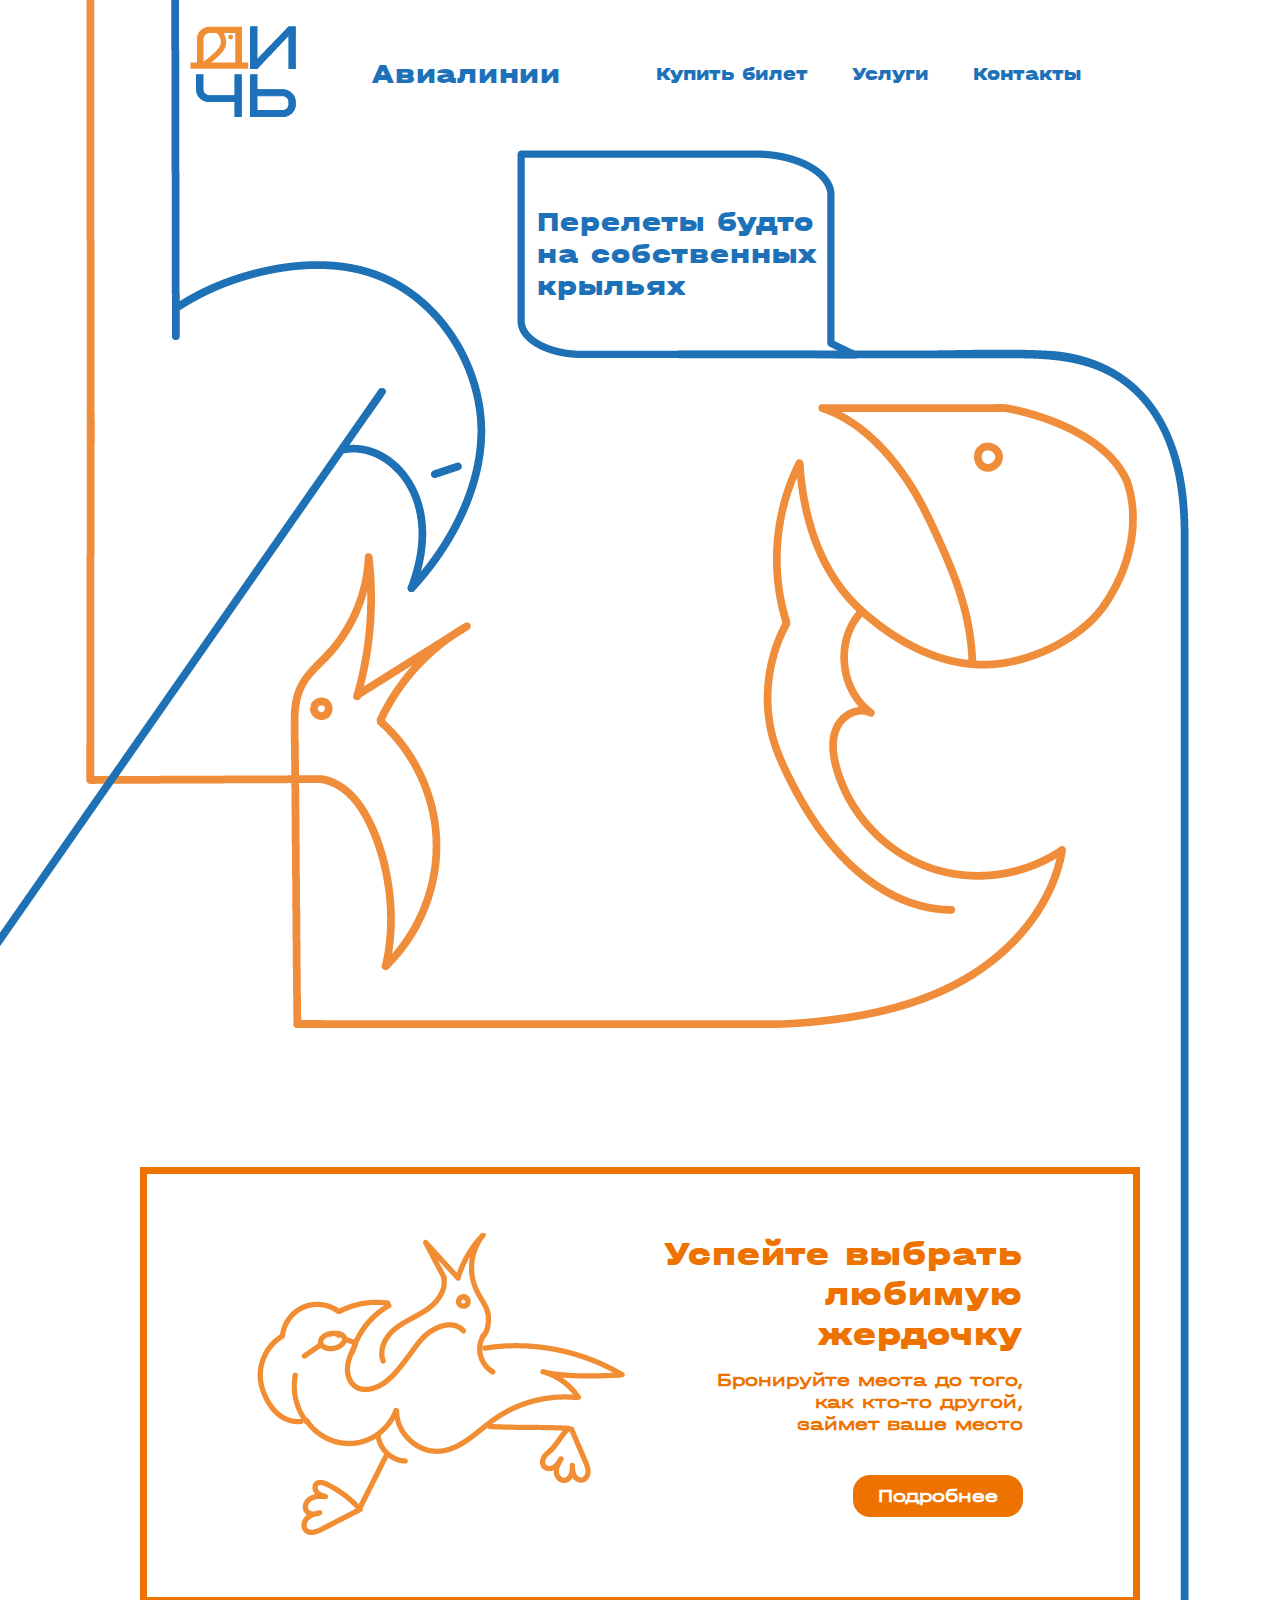
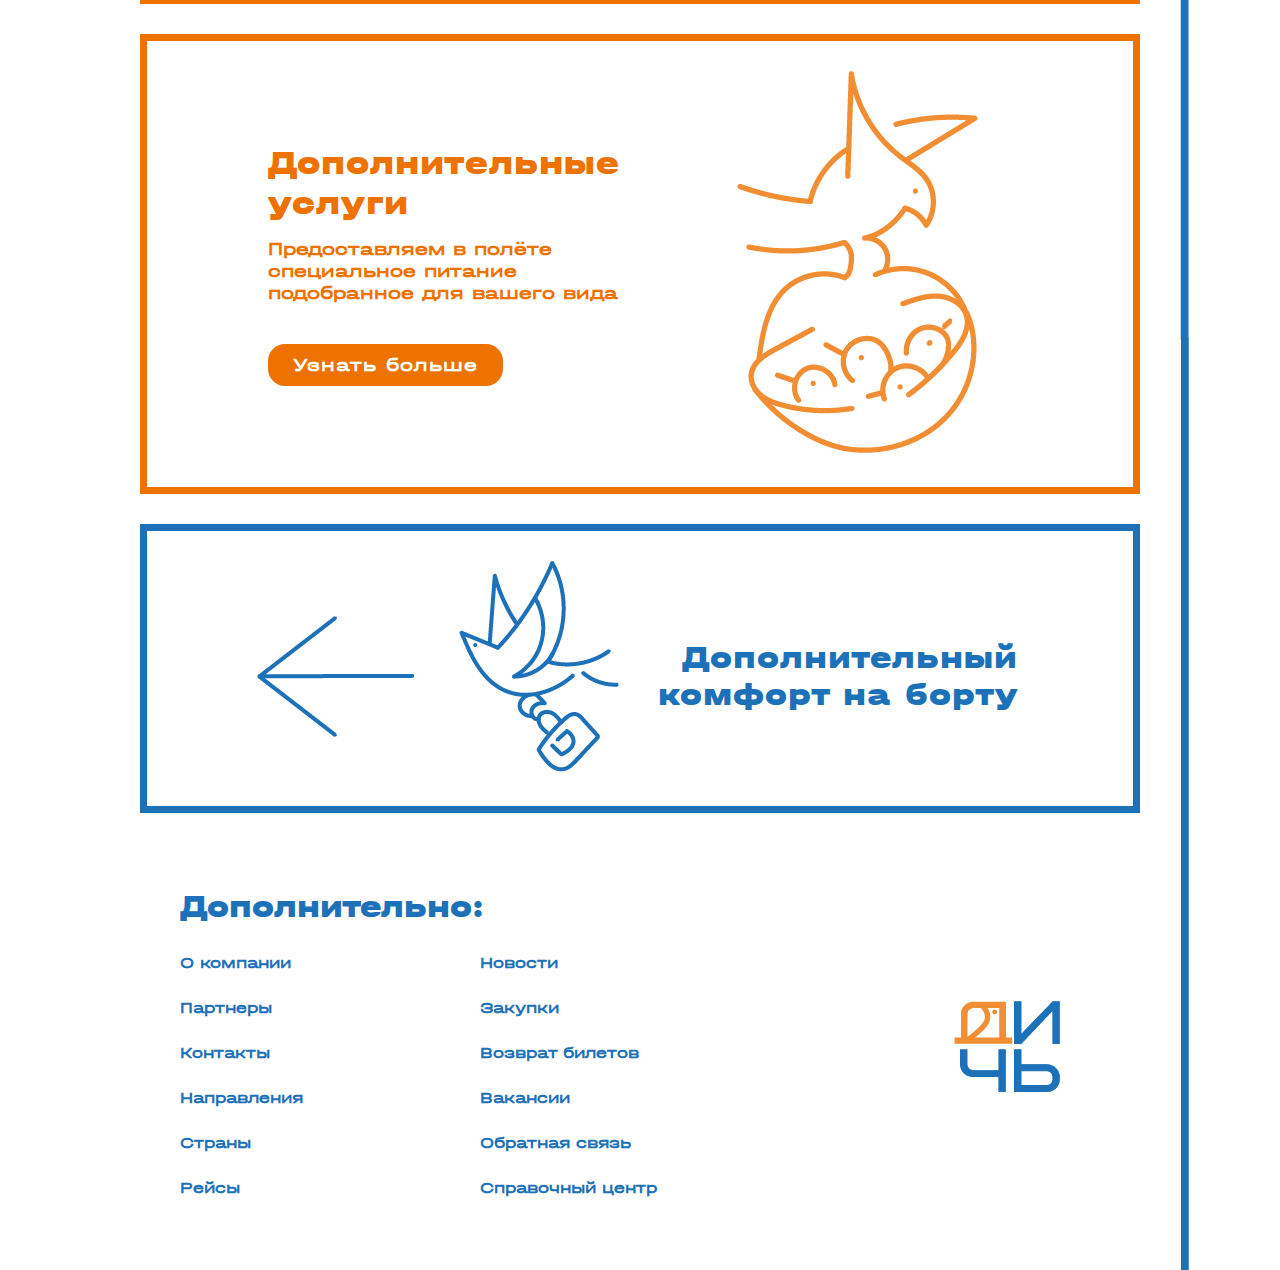
<file: index.html>
<!DOCTYPE html>
<html>
    <head>
        <link rel="stylesheet" href="style.css">
        <title>Авиалинии Дичь</title>
    <body>
    <div class="container big">
        <div class="header">
            <div class="logo border">
                    <img src="images/logo.png">
                </div>
                <div class="logo2">
                    Авиалинии
                </div>
                <div class="menu">
                <ul>
                <li><a href="#">Купить билет</a></li>
                <li><a href="#">Услуги</a></li>
                <li><a href="#">Контакты</a></li>
            </ul>
            </div>
        </div>
    </div>

    <div class="container">
         <div class="main">
            <div class="description">
                <h1>Перелеты будто<br>на собственных<br>крыльях</h1>
        </div>
        </div>
    </div> 

    <div class="container">
        <div class="main2">
            <div class="image2">
                <img src="images/2.png">
            </div>
            <div class="description2">
                <h1>Успейте выбрать<br>
                    любимую жердочку</h1>
                <div class="description21">
                <p>Бронируйте места до того,
                    <br>как кто-то другой,
                        <br>займет ваше место</p>
                    <div class="a2">
                <a href="#">Подробнее</a>
            </div>
        </div> 
            </div>
        </div>
    </div>

            <div class="container">
                <div class="main3">
                    <div class="image3">
                        <img src="images/3.png">
                    </div>
                    <div class="description3">
                         <h1>Дополнительные</h1>
                        <h1>услуги</h1>
                        <div class="description31">
                        <p>Предоставляем в полёте
                            <br>специальное питание
                           <br>подобранное для вашего вида</p>
                            </div> 
                            <div class="a3">
                        <a href="#">Узнать больше</a>
                    </div>
                    </div>
                </div>
            </div>

                <div class="container">
                    <div class="main4">
                        <div class="image4">
                            <img src="images/4.png">
                        </div>
                        <div class="description4">
                            <h1>Дополнительный   
                            <br>комфорт на борту</h1>
                        </div>
                    </div> 
                    </div>
                    </div>
                </div>
            </div>
            <div class="container5">
                <div class="main5">
                        <div class="description5">
                        <h1>Дополнительно:</h1>
                        </div>
                        <div class="table51">
                        <ul>
                        <li>O компании</a></li>
                        <li>Партнеры</li>
                        <li>Контакты</li>
                        <li>Направления</li>
                        <li>Страны</li>
                        <li>Рейсы</li>
                    </ul>
                    </div>
                    <div class="table52">
                        <ul>
                        <li>Новости</a></li>
                        <li>Закупки</li>
                        <li>Возврат билетов</li>
                        <li>Вакансии</li>
                        <li>Обратная связь</li>
                        <li>Справочный центр</li>
                    </ul>
                </div>
                </div>
                <div class="logo5">
                <img src="images/logo.png">
                    </div>
            </div>
    </body>
    </html>
</file>
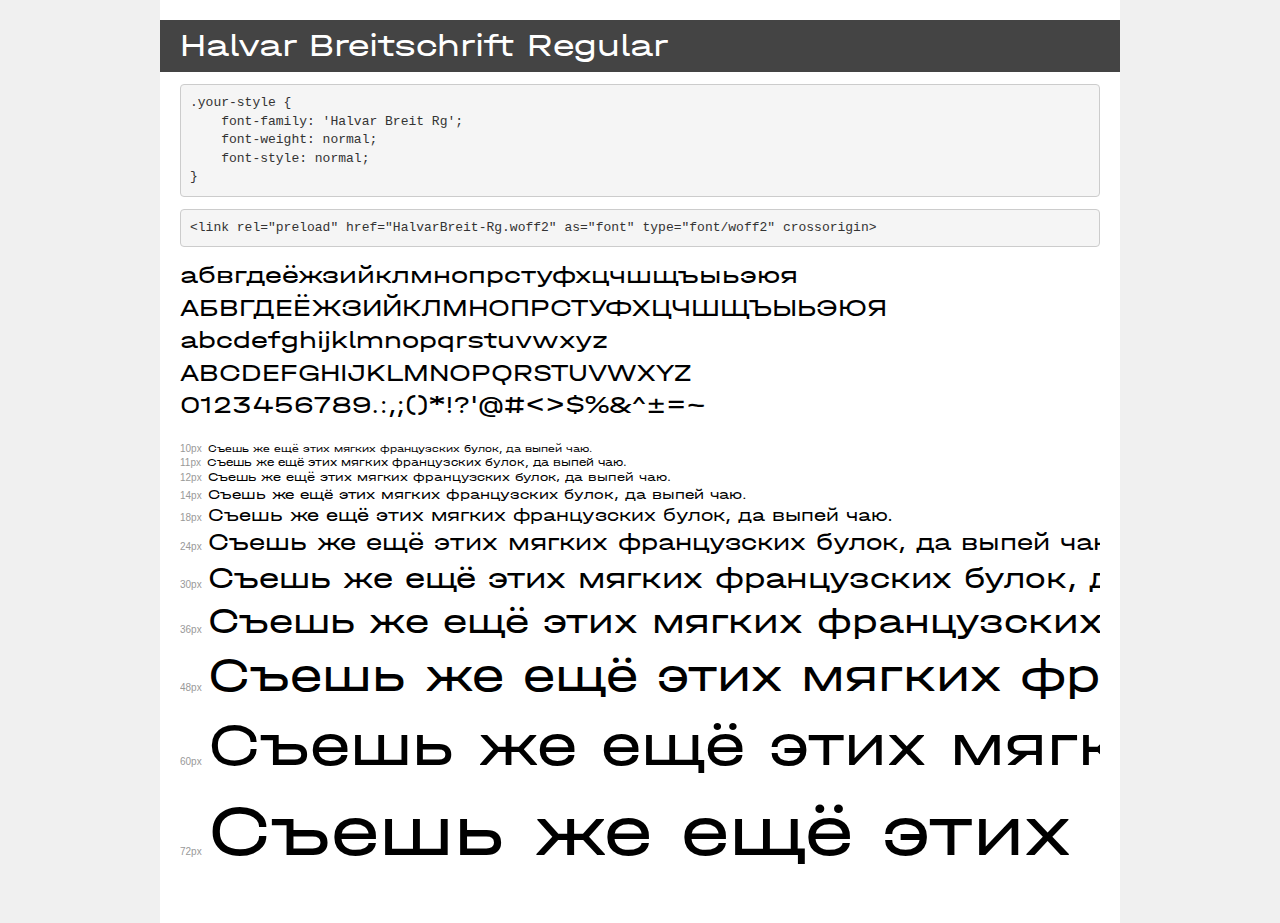
<file: fonts/demo.html>
<!DOCTYPE html>
<html lang="en">
<head>
    <meta charset="utf-8">
    <meta http-equiv="X-UA-Compatible" content="IE=edge">
    <meta name="viewport" content="width=device-width, initial-scale=1">
    <meta name="robots" content="noindex, noarchive">
    <meta name="format-detection" content="telephone=no">
    <title>Transfonter demo</title>
    <link href="stylesheet.css" rel="stylesheet">
    <style>
        /*
        http://meyerweb.com/eric/tools/css/reset/
        v2.0 | 20110126
        License: none (public domain)
        */
        html, body, div, span, applet, object, iframe,
        h1, h2, h3, h4, h5, h6, p, blockquote, pre,
        a, abbr, acronym, address, big, cite, code,
        del, dfn, em, img, ins, kbd, q, s, samp,
        small, strike, strong, sub, sup, tt, var,
        b, u, i, center,
        dl, dt, dd, ol, ul, li,
        fieldset, form, label, legend,
        table, caption, tbody, tfoot, thead, tr, th, td,
        article, aside, canvas, details, embed,
        figure, figcaption, footer, header, hgroup,
        menu, nav, output, ruby, section, summary,
        time, mark, audio, video {
            margin: 0;
            padding: 0;
            border: 0;
            font-size: 100%;
            font: inherit;
            vertical-align: baseline;
        }
        /* HTML5 display-role reset for older browsers */
        article, aside, details, figcaption, figure,
        footer, header, hgroup, menu, nav, section {
            display: block;
        }
        body {
            line-height: 1;
        }
        ol, ul {
            list-style: none;
        }
        blockquote, q {
            quotes: none;
        }
        blockquote:before, blockquote:after,
        q:before, q:after {
            content: '';
            content: none;
        }
        table {
            border-collapse: collapse;
            border-spacing: 0;
        }
        /* demo styles */
        body {
            background: #f0f0f0;
            color: #000;
        }
        .page {
            background: #fff;
            width: 920px;
            margin: 0 auto;
            padding: 20px 20px 0 20px;
            overflow: hidden;
        }
        .font-container {
            overflow-x: auto;
            overflow-y: hidden;
            margin-bottom: 40px;
            line-height: 1.3;
            white-space: nowrap;
            padding-bottom: 5px;
        }
        h1 {
            position: relative;
            background: #444;
            font-size: 32px;
            color: #fff;
            padding: 10px 20px;
            margin: 0 -20px 12px -20px;
        }
        .letters {
            font-size: 25px;
            margin-bottom: 20px;
        }
        .s10:before {
            content: '10px';
        }
        .s11:before {
            content: '11px';
        }
        .s12:before {
            content: '12px';
        }
        .s14:before {
            content: '14px';
        }
        .s18:before {
            content: '18px';
        }
        .s24:before {
            content: '24px';
        }
        .s30:before {
            content: '30px';
        }
        .s36:before {
            content: '36px';
        }
        .s48:before {
            content: '48px';
        }
        .s60:before {
            content: '60px';
        }
        .s72:before {
            content: '72px';
        }
        .s10:before, .s11:before, .s12:before, .s14:before,
        .s18:before, .s24:before, .s30:before, .s36:before,
        .s48:before, .s60:before, .s72:before {
            font-family: Arial, sans-serif;
            font-size: 10px;
            font-weight: normal;
            font-style: normal;
            color: #999;
            padding-right: 6px;
        }
        pre {
            display: block;
            padding: 9px;
            margin: 0 0 12px;
            font-family: Monaco, Menlo, Consolas, "Courier New", monospace;
            font-size: 13px;
            line-height: 1.428571429;
            color: #333;
            font-weight: normal;
            font-style: normal;
            background-color: #f5f5f5;
            border: 1px solid #ccc;
            overflow-x: auto;
            border-radius: 4px;
        }
        /* responsive */
        @media (max-width: 959px) {
            .page {
                width: auto;
                margin: 0;
            }
        }
    </style>
</head>
<body>
<div class="page">
    <div class="demo">
        <h1 style="font-family: 'Halvar Breit Rg'; font-weight: normal; font-style: normal;">Halvar Breitschrift Regular</h1>
        <pre title="Usage">.your-style {
    font-family: 'Halvar Breit Rg';
    font-weight: normal;
    font-style: normal;
}</pre>
        <pre title="Preload (optional)">
&lt;link rel=&quot;preload&quot; href=&quot;HalvarBreit-Rg.woff2&quot; as=&quot;font&quot; type=&quot;font/woff2&quot; crossorigin&gt;</pre>
        <div class="font-container" style="font-family: 'Halvar Breit Rg'; font-weight: normal; font-style: normal;">
            <p class="letters">
                абвгдеёжзийклмнопрстуфхцчшщъыьэюя<br>
АБВГДЕЁЖЗИЙКЛМНОПРСТУФХЦЧШЩЪЫЬЭЮЯ<br>
abcdefghijklmnopqrstuvwxyz<br>
ABCDEFGHIJKLMNOPQRSTUVWXYZ<br>
                0123456789.:,;()*!?'@#&lt;&gt;$%&^+-=~
            </p>
            <p class="s10" style="font-size: 10px;">Съешь же ещё этих мягких французских булок, да выпей чаю.</p>
            <p class="s11" style="font-size: 11px;">Съешь же ещё этих мягких французских булок, да выпей чаю.</p>
            <p class="s12" style="font-size: 12px;">Съешь же ещё этих мягких французских булок, да выпей чаю.</p>
            <p class="s14" style="font-size: 14px;">Съешь же ещё этих мягких французских булок, да выпей чаю.</p>
            <p class="s18" style="font-size: 18px;">Съешь же ещё этих мягких французских булок, да выпей чаю.</p>
            <p class="s24" style="font-size: 24px;">Съешь же ещё этих мягких французских булок, да выпей чаю.</p>
            <p class="s30" style="font-size: 30px;">Съешь же ещё этих мягких французских булок, да выпей чаю.</p>
            <p class="s36" style="font-size: 36px;">Съешь же ещё этих мягких французских булок, да выпей чаю.</p>
            <p class="s48" style="font-size: 48px;">Съешь же ещё этих мягких французских булок, да выпей чаю.</p>
            <p class="s60" style="font-size: 60px;">Съешь же ещё этих мягких французских булок, да выпей чаю.</p>
            <p class="s72" style="font-size: 72px;">Съешь же ещё этих мягких французских булок, да выпей чаю.</p>
        </div>
    </div>

</div>
</body>
</html>
</file>
<file: style.css>
* {
    padding: 0;
    margin: 0;
    box-sizing: border-box; 
    font-weight: 900;
    font-style: normal;
}

@font-face {
    font-family: 'Halvar Breit Blk';
    src: url('fonts/HalvarBreit-Blk.eot');
    src: url('fonts/HalvarBreit-Blk.eot?#iefix') format('embedded-opentype'),
        url('fonts/HalvarBreit-Blk.woff2') format('woff2'),
        url('fonts/HalvarBreit-Blk.woff') format('woff'),
        url('fonts/HalvarBreit-Blk.ttf') format('truetype'),
        url('fonts/HalvarBreit-Blk.svg#HalvarBreit-Blk') format('svg');
    font-weight: 900;
    font-style: normal;
    font-display: swap;
}

@font-face {
    font-family: 'Halvar Breit Rg';
    src: url('fonts/HalvarBreit-Rg.eot');
    src: url('fonts/HalvarBreit-Rg.eot?#iefix') format('embedded-opentype'),
        url('fonts/HalvarBreit-Rg.woff2') format('woff2'),
        url('fonts/HalvarBreit-Rg.woff') format('woff'),
        url('fonts/HalvarBreit-Rg.ttf') format('truetype'),
        url('fonts/HalvarBreit-Rg.svg#HalvarBreit-Rg') format('svg');
    font-weight: normal;
    font-style: normal;
    font-display: swap;
}

body {
  background-image: url('images/bg1.png');
  background-repeat: no-repeat;
  background-position: top;
  background-origin: padding-box;
  font-family: 'Halvar Breit Blk';
}

div.header {
    height: 147px;
    display: flex;
    justify-content: space-between;    
    align-items: center;
    padding: 30px 40px 30px 50px;
}

div.container {
    max-width: 1000px;
    margin: 0 auto;
    margin-bottom: 30px
}

 div.menu ul {
    list-style-type: none;
 }

 div.menu li {
    font-size: 19px;
    color: #1D71B8;
    display: inline-block;
    padding: 20px 19px;
    color: #1D71B8;
 }

 a {
    text-decoration: none;
    color: #1D71B8;
 }

 div.logo2 {
    padding-top: 0;
    font-size: 28px;
    padding-left: 0%;
    color: #1D71B8;
    letter-spacing: 0.7px;
 }

 div.menu {
    text-align: center;
 }

.main {
height: 960px;
}

.description {
    font-size: 14px;
    color: #1D71B8;
    position: relative;
    left: 397px;
    top: 29px;
    letter-spacing: 1px;
    width: 291px;
}

.description.h1 {
    font-size: 27px;
}

/*2оранж*/

div.container2 {
    max-width: 1000px;
    margin: 30px auto;
    margin-top: 30px;
}

.main2 {
    background: #ffffff;
    padding: 30px 40px;
    display: flex; 
    justify-content: space-between;
    align-items: center;
    color: #ED7200;
    border: 7px solid;
    border-color: #ED7200;
}

.main2:hover {
    transform: scale(1.05);
    transition: 0.3s;
}

.image2 {
    margin-left: 70px;
}  

.description2 {
    text-transform: none;
    margin-top: 70px;
    font-size: 17px;
    font-weight: bold;
    margin-top: 30px;
    text-align: right;
    margin-right: 70px;
    max-width: 940px;
    letter-spacing: 1px;
}

.description21 {
    text-transform: none;
    font-size: 19px;
    font-weight: light;
    margin-top: 15px;
    font-family: 'Halvar Breit Rg';
    letter-spacing: 0px;
}
.main2 a {
    text-decoration: none;
    color: #ffffff;
    background: #ED7200;
    font-size: 19px;
    margin-bottom: 50px;
    max-width: 400px;
    text-transform: none;
    padding: 10px 25px;
    text-align: right;
    display: inline-block;
    margin-top: 40px;
    border-radius: 17px;
}

.main2 a:hover {
    background: #ca6303;
}

/*3блок оранж*/

div.container3 {
    max-width: 1000px;
    margin: 30px auto;
    margin-top: 15px;
}

.main3 {
    background: #ffffff;
    padding: 30px 40px;
    display: flex; 
    justify-content: space-between;
    align-items: center;
    color: #ED7200;
    border: 7px solid;
    border-color: #ED7200
}

.main3:hover {
    transform: scale(1.05);
    transition: 0.3s;
}

.description3 {
    text-transform: none;
    font-size: 17px;
    font-weight: bold;
    margin-top: 30px;
    text-align: left;
    margin-left: 40px;
    margin-right: 130px;
    position: relative;
    right: 420px;
    letter-spacing: 1px;
}

.description31 {
    text-transform: none;
    font-size: 19px;
    font-family: 'Halvar Breit Rg';
    margin-top: 15px;
    letter-spacing: 0px;
}
.main3 a {
    text-decoration: none;
    color: #ffffff;
    background: #ED7200;
    margin-top: 30px;
    font-size: 19px;
    margin-bottom: 30px;
    max-width: 400px;
    padding: 10px 25px;
    text-align: left;
    display: inline-block;
    margin-top: 40px;
    border-radius: 17px;
    font-family: 'Halvar Breit Rg';
}

.main3 a:hover {
    background: #ca6303;
}

.image3 {
    margin-left: 70px;
    position: relative;
    left: 480px;
    right: 2px;
    margin-right: 150px;
}  

/*4 блок синий*/

div.container4 {
    max-width: 1000px;
    margin: 30px auto;
    margin-top: 45px;
}

.main4 {
    background: #FFFFFF;
    padding: 30px 40px;
    display: flex; 
    justify-content: space-between;
    align-items: center;
    border: 7px solid;
    border-color: #1D71B8;
}

.main4:hover {
    transform: scale(1.05);
    transition: 0.3s;
}

.image4 {
    margin-left: 70px;
}  

.description4 {
    margin-top: 30px;
    text-align: right;
    margin-right: 75px;
    color: #1D71B8;
    text-transform: none;
    font-size: 16px;
    margin-top: 15px;
    letter-spacing: 1px;
}

/*последний белый*/


div.container5 {
    max-width: 1000px;
    margin: 30px auto;
    margin-top: 45px;
    background: none;
    padding: 30px 40px;
    display: flex; 
    justify-content: space-between;
    align-items: center;
}

.description5 {
    text-transform: none;
    text-align: left;
    color: #1D71B8;
} 

.table51 {
    font-size: 16px;
    float: left;
display: block;
width: 300px;
    list-style-type: none;
    line-height: 45px;
    color: #1D71B8;
    text-decoration: none;
    display: inline;
    margin-top: 15px;
    font-family: 'Halvar Breit Rg';
 }

 .table52 {
    font-size: 16px;
    float: left;
    display: block;
    width: 300px;
    list-style-type: none;
    line-height: 45px;
    color: #1D71B8;
    text-decoration: none;
    margin-top: 15px;
    font-family: 'Halvar Breit Rg';
 }
 
 .main5 ul {
list-style-type: none;
 }

 .logo5 {
    margin-right: 40px;
 }
</file>
<file: fonts/stylesheet.css>
@font-face {
    font-family: 'Halvar Breit Rg';
    src: url('HalvarBreit-Rg.eot');
    src: url('HalvarBreit-Rg.eot?#iefix') format('embedded-opentype'),
        url('HalvarBreit-Rg.woff2') format('woff2'),
        url('HalvarBreit-Rg.woff') format('woff'),
        url('HalvarBreit-Rg.ttf') format('truetype'),
        url('HalvarBreit-Rg.svg#HalvarBreit-Rg') format('svg');
    font-weight: normal;
    font-style: normal;
    font-display: swap;
}
</file>
